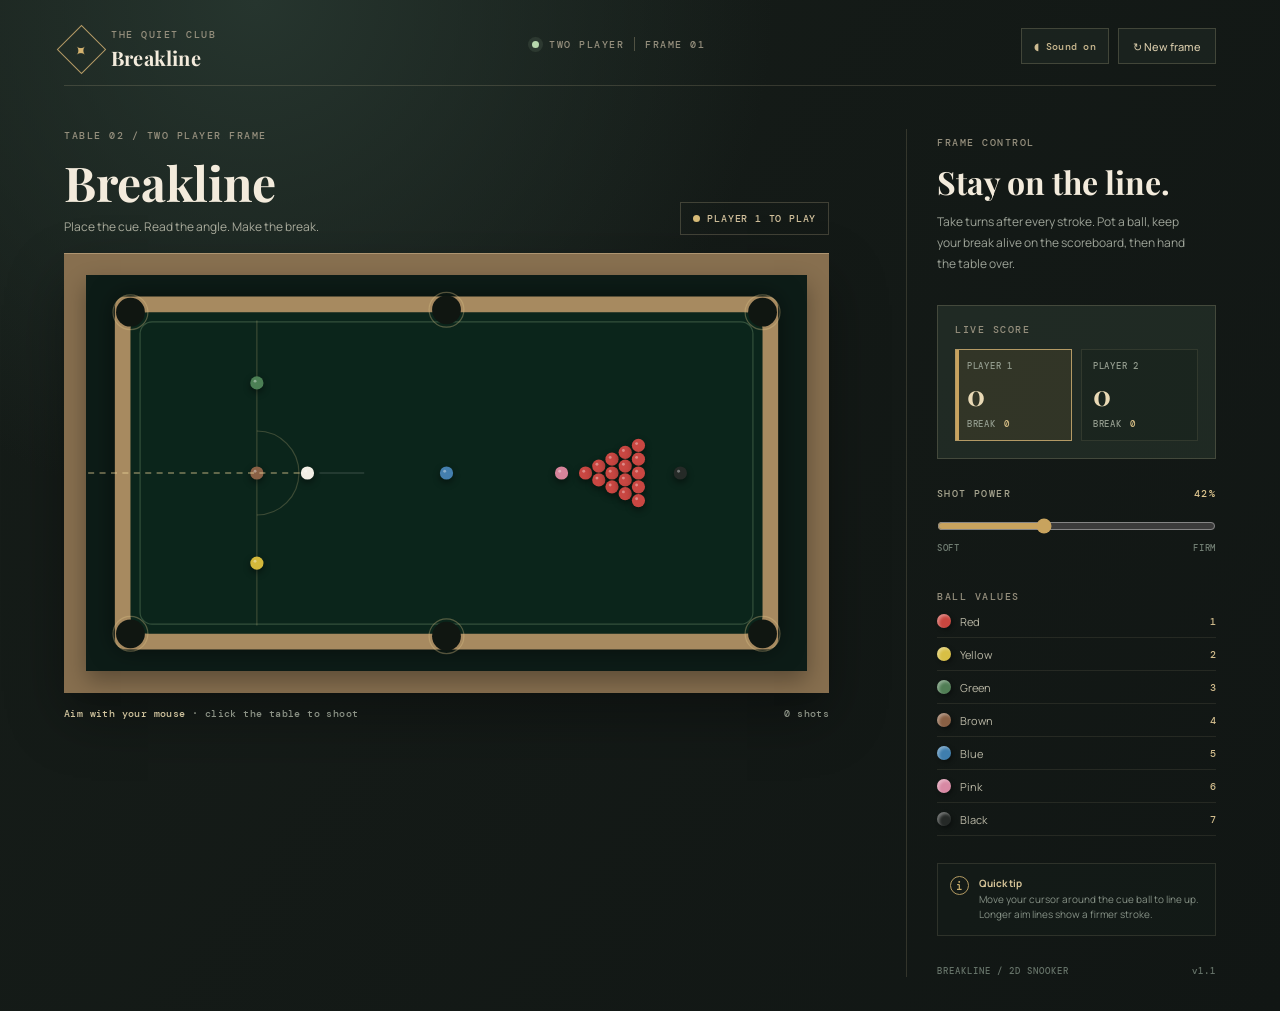
<file: index.html>
<!doctype html>
<html lang="en">
<head>
  <meta charset="UTF-8" />
  <meta name="viewport" content="width=device-width, initial-scale=1.0" />
  <title>Breakline — 2D Snooker</title>
  <meta name="description" content="A polished top-down 2D snooker practice game." />
  <link rel="preconnect" href="https://fonts.googleapis.com">
  <link rel="preconnect" href="https://fonts.gstatic.com" crossorigin>
  <link href="https://fonts.googleapis.com/css2?family=DM+Mono:wght@400;500&family=Manrope:wght@400;600;700;800&family=Playfair+Display:wght@600;700&display=swap" rel="stylesheet">
  <link rel="stylesheet" href="style.css" />
</head>
<body>
  <main class="app-shell">
    <header class="topbar">
      <a class="brand" href="./"><span class="brand-mark">✦</span><span><small>THE QUIET CLUB</small><strong>Breakline</strong></span></a>
      <div class="match-meta"><span class="live-dot"></span> TWO PLAYER <i></i> FRAME 01</div>
      <div class="top-actions"><button class="sound-btn" id="soundToggle" aria-pressed="false">◖ Sound on</button><button class="reset-btn" id="newFrame">↻ New frame</button></div>
    </header>

    <section class="game-layout">
      <div class="table-column">
        <div class="section-kicker">TABLE 02 / TWO PLAYER FRAME</div>
        <div class="table-heading"><div><h1>Breakline</h1><p>Place the cue. Read the angle. Make the break.</p></div><div class="turn-badge"><span class="cue-dot"></span><span id="turnLabel">Player 1</span> to play</div></div>
        <div class="table-frame"><canvas id="table" aria-label="Interactive 2D snooker table"></canvas></div>
        <div class="table-footer"><span><b id="statusText">Aim with your mouse</b> · click the table to shoot</span><span id="shotCount">0 shots</span></div>
      </div>

      <aside class="control-panel">
        <div class="panel-head"><span class="section-kicker">FRAME CONTROL</span><h2>Stay on the line.</h2><p>Take turns after every stroke. Pot a ball, keep your break alive on the scoreboard, then hand the table over.</p></div>
        <div class="score-card"><div class="section-kicker">LIVE SCORE</div><div class="player-score-grid"><div class="player-score active" id="playerCard0"><span>PLAYER 1</span><strong id="score0">0</strong><small>BREAK <b id="break0">0</b></small></div><div class="player-score" id="playerCard1"><span>PLAYER 2</span><strong id="score1">0</strong><small>BREAK <b id="break1">0</b></small></div></div></div>
        <div class="power-control"><div class="control-label"><span>SHOT POWER</span><b id="powerValue">42%</b></div><input id="power" type="range" min="12" max="92" value="42" /><div class="power-scale"><span>SOFT</span><span>FIRM</span></div></div>
        <div class="legend"><span class="section-kicker">BALL VALUES</span><div class="legend-row"><span class="ball-swatch red"></span><span>Red</span><b>1</b></div><div class="legend-row"><span class="ball-swatch yellow"></span><span>Yellow</span><b>2</b></div><div class="legend-row"><span class="ball-swatch green"></span><span>Green</span><b>3</b></div><div class="legend-row"><span class="ball-swatch brown"></span><span>Brown</span><b>4</b></div><div class="legend-row"><span class="ball-swatch blue"></span><span>Blue</span><b>5</b></div><div class="legend-row"><span class="ball-swatch pink"></span><span>Pink</span><b>6</b></div><div class="legend-row"><span class="ball-swatch black"></span><span>Black</span><b>7</b></div></div>
        <div class="tip"><span>i</span><p><strong>Quick tip</strong><br>Move your cursor around the cue ball to line up. Longer aim lines show a firmer stroke.</p></div>
        <footer class="panel-footer"><span>BREAKLINE / 2D SNOOKER</span><span>v1.1</span></footer>
      </aside>
    </section>
  </main>
  <script src="game.js"></script>
</body>
</html>
</file>
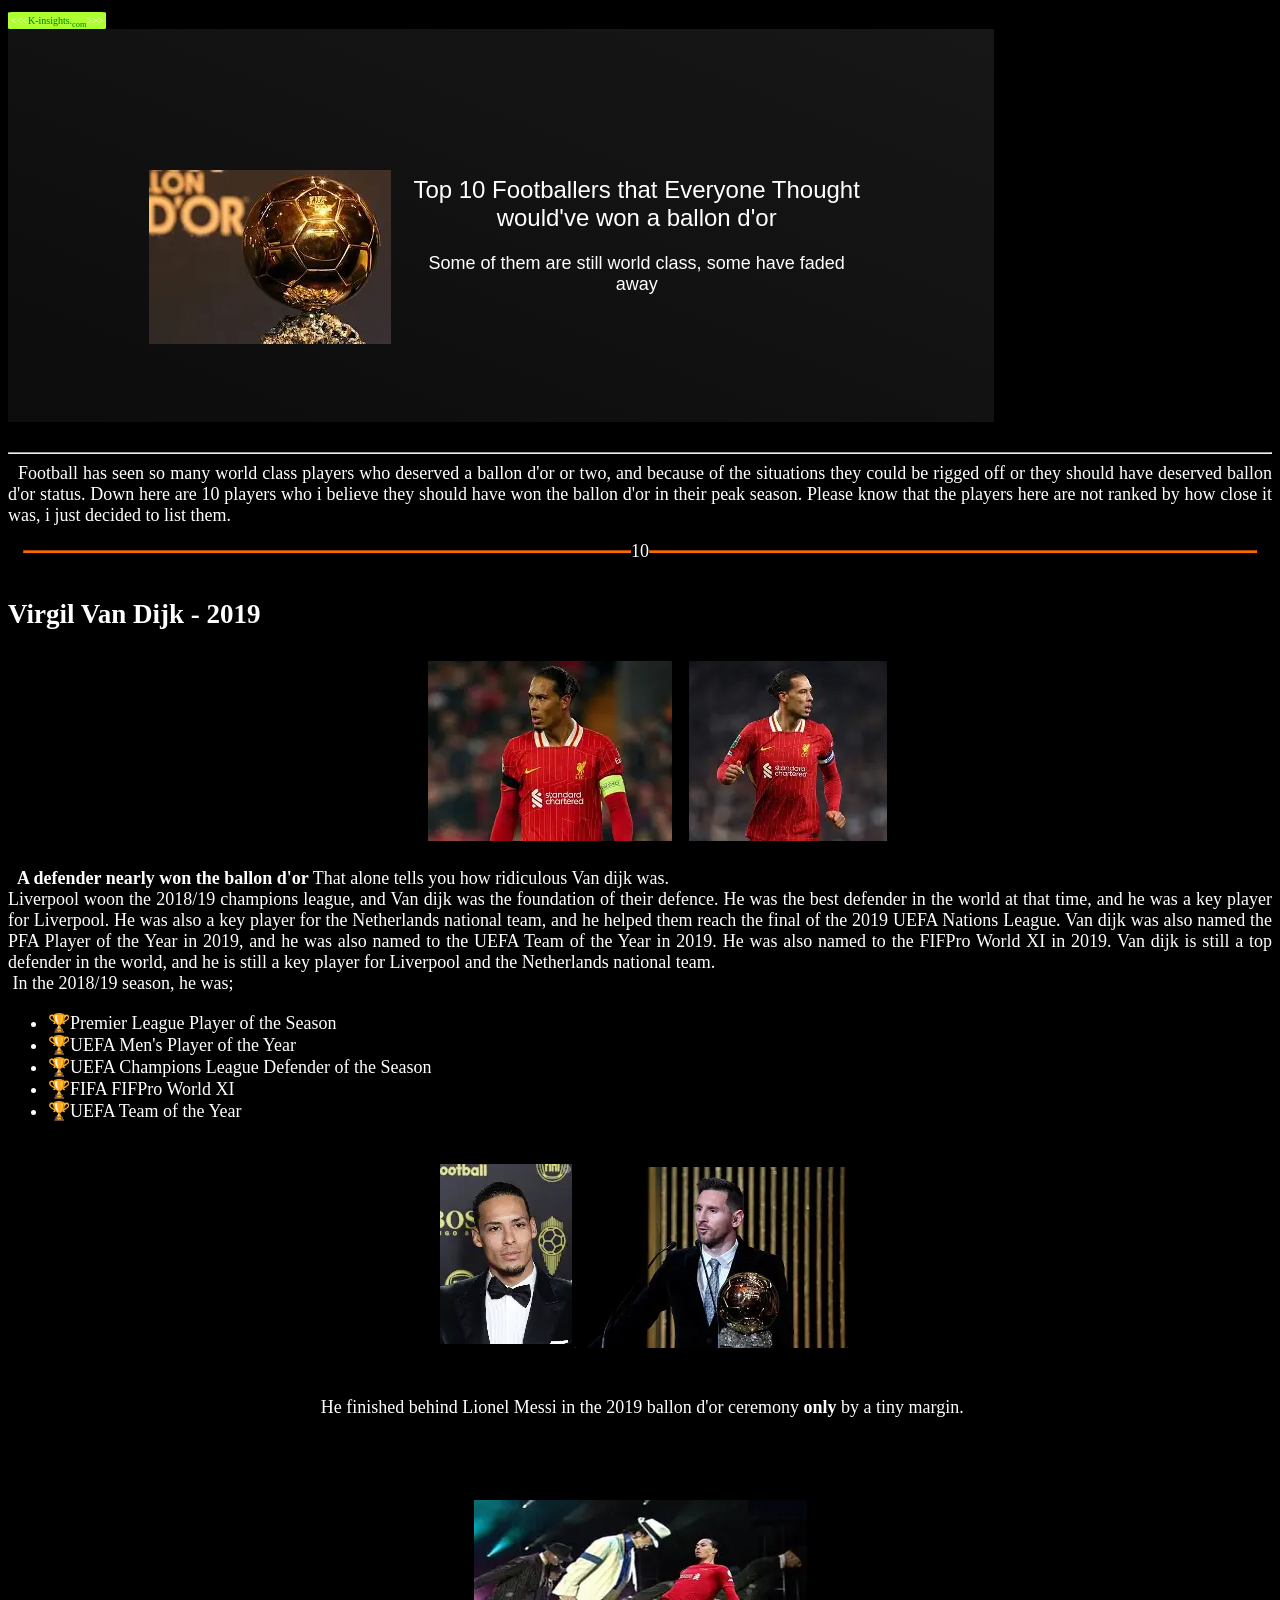
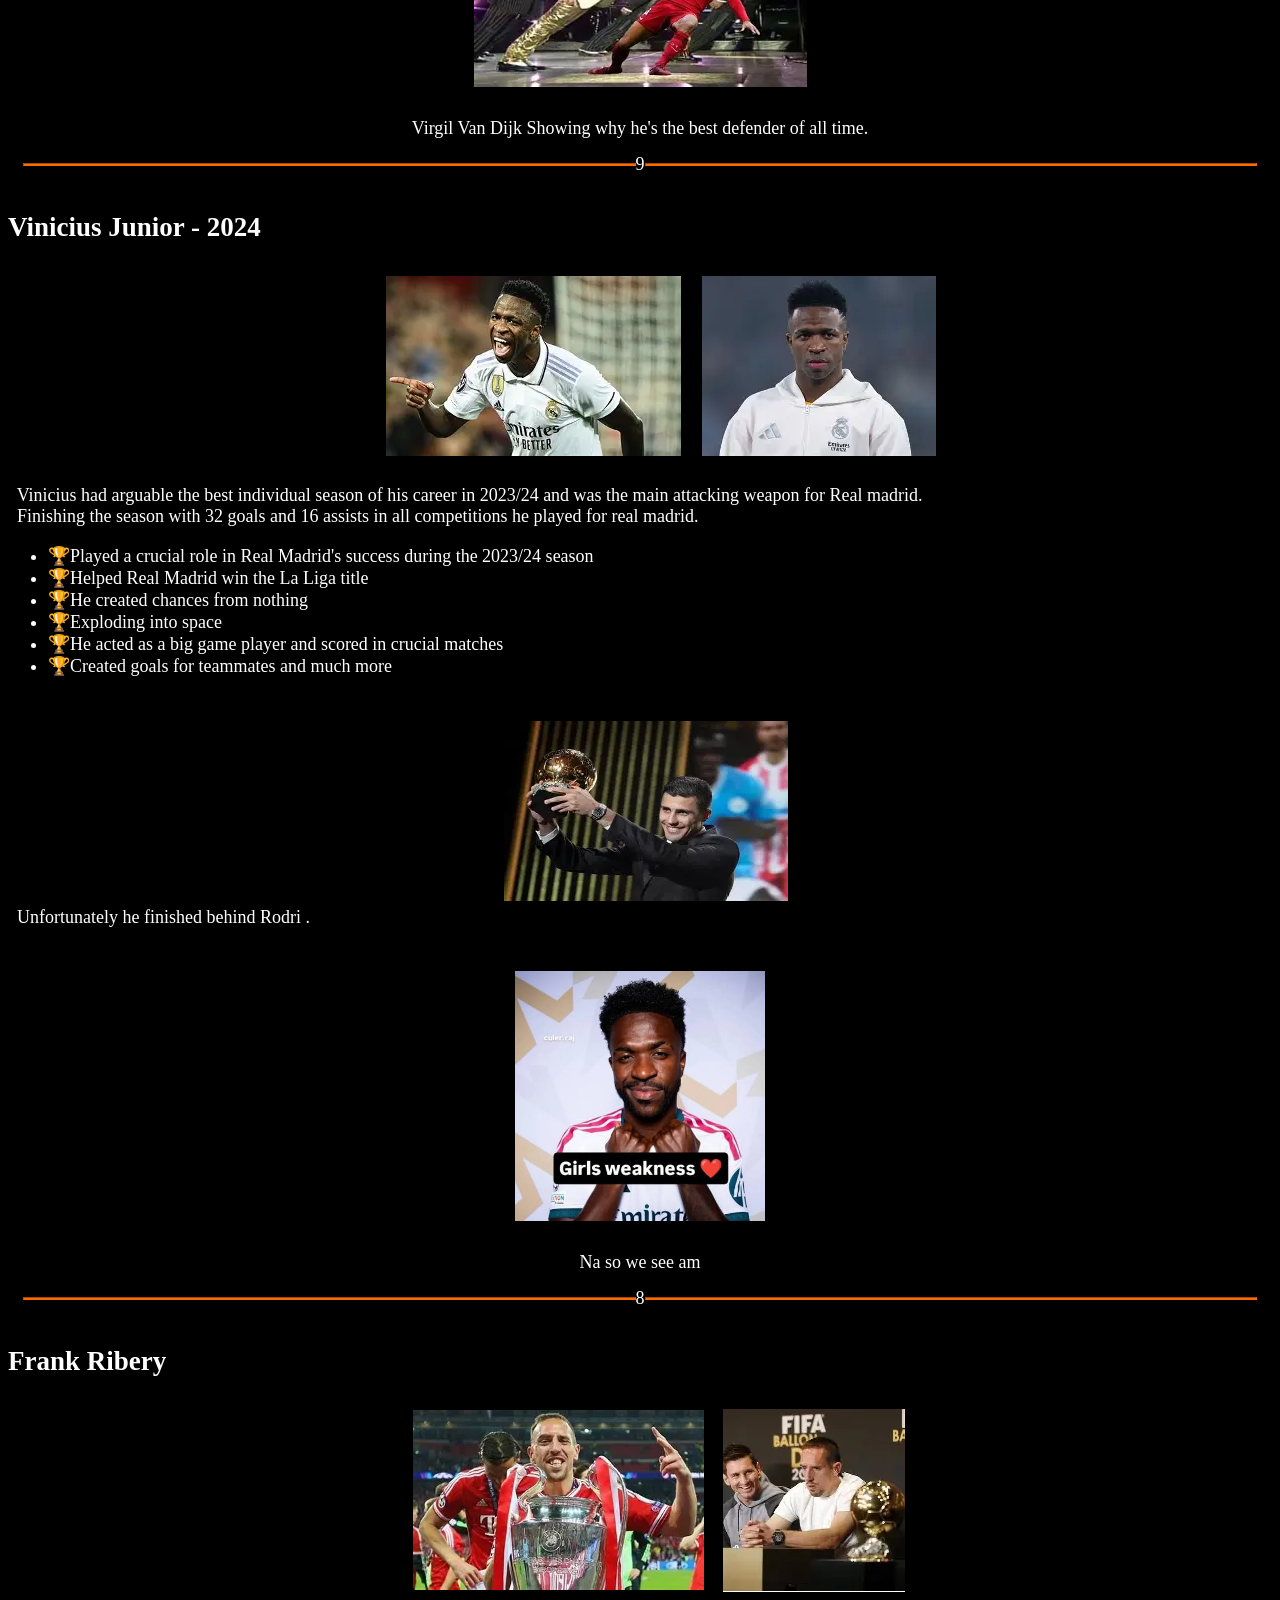
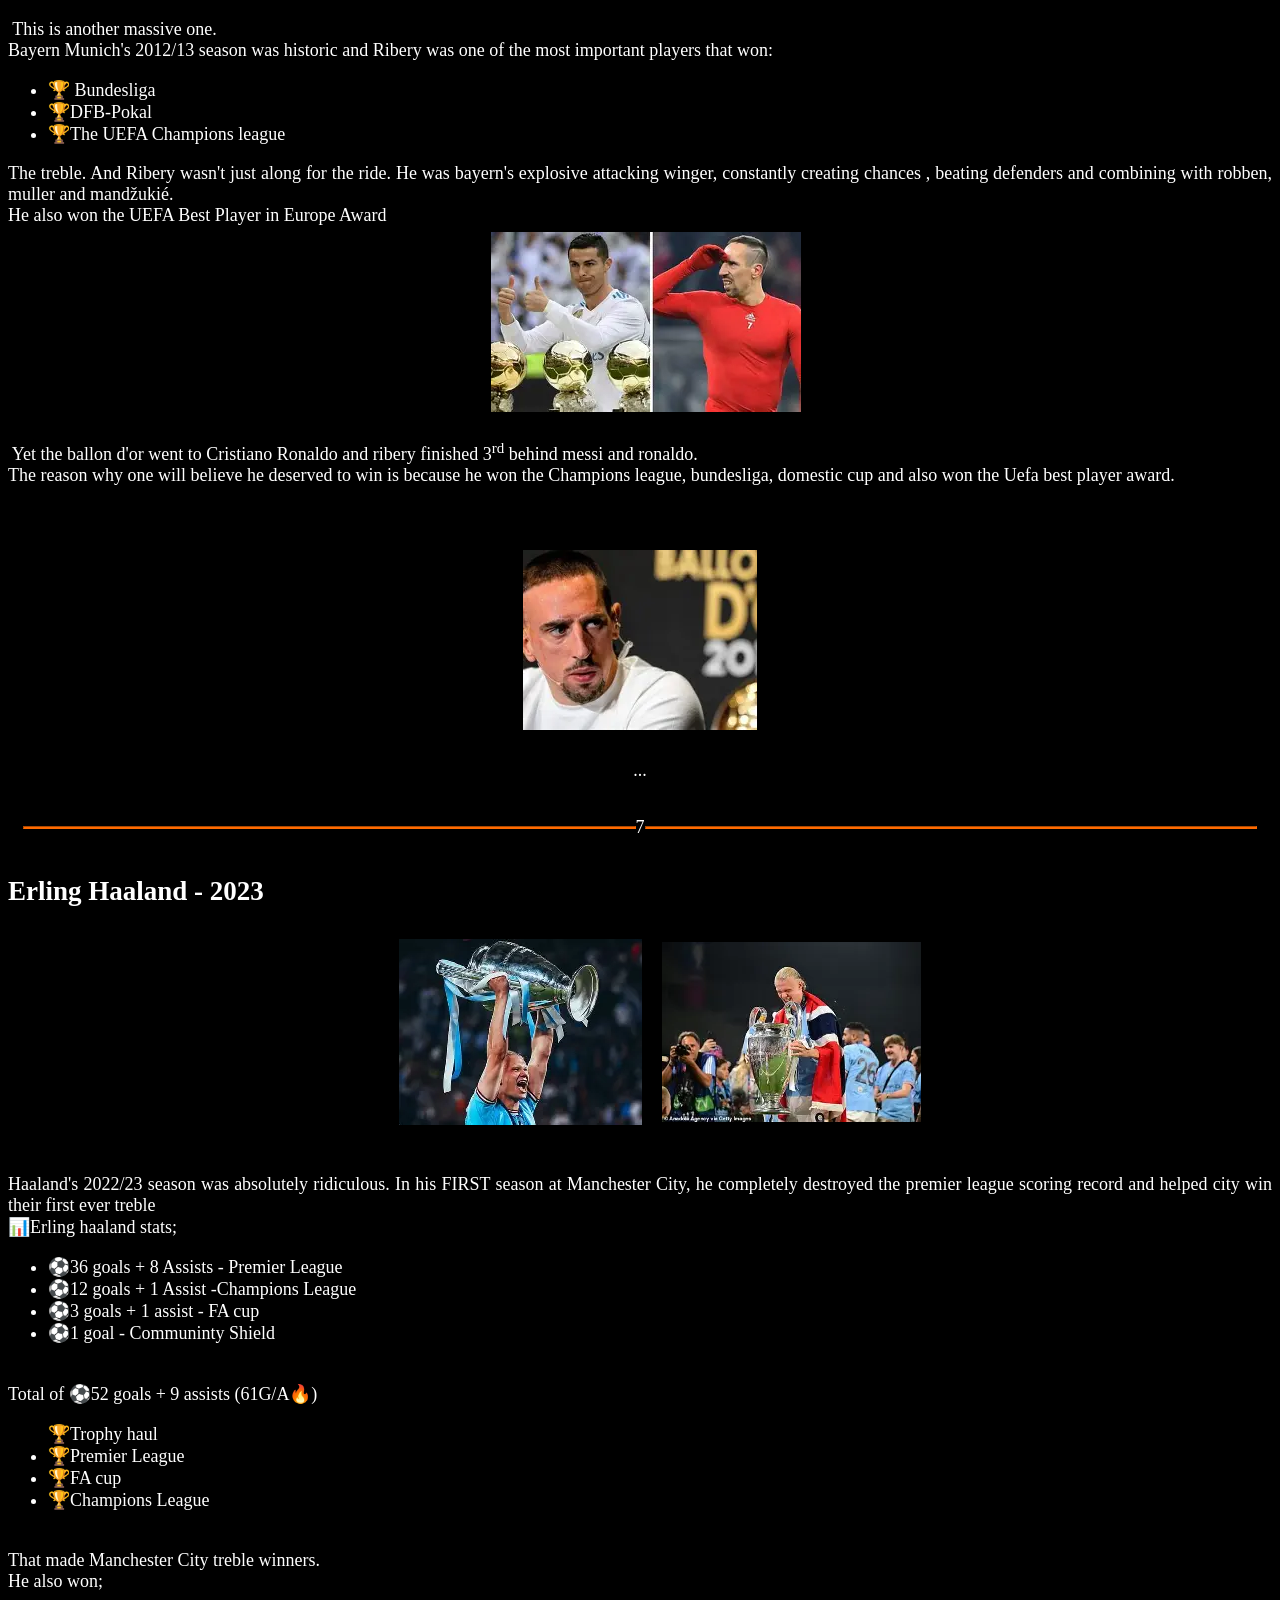
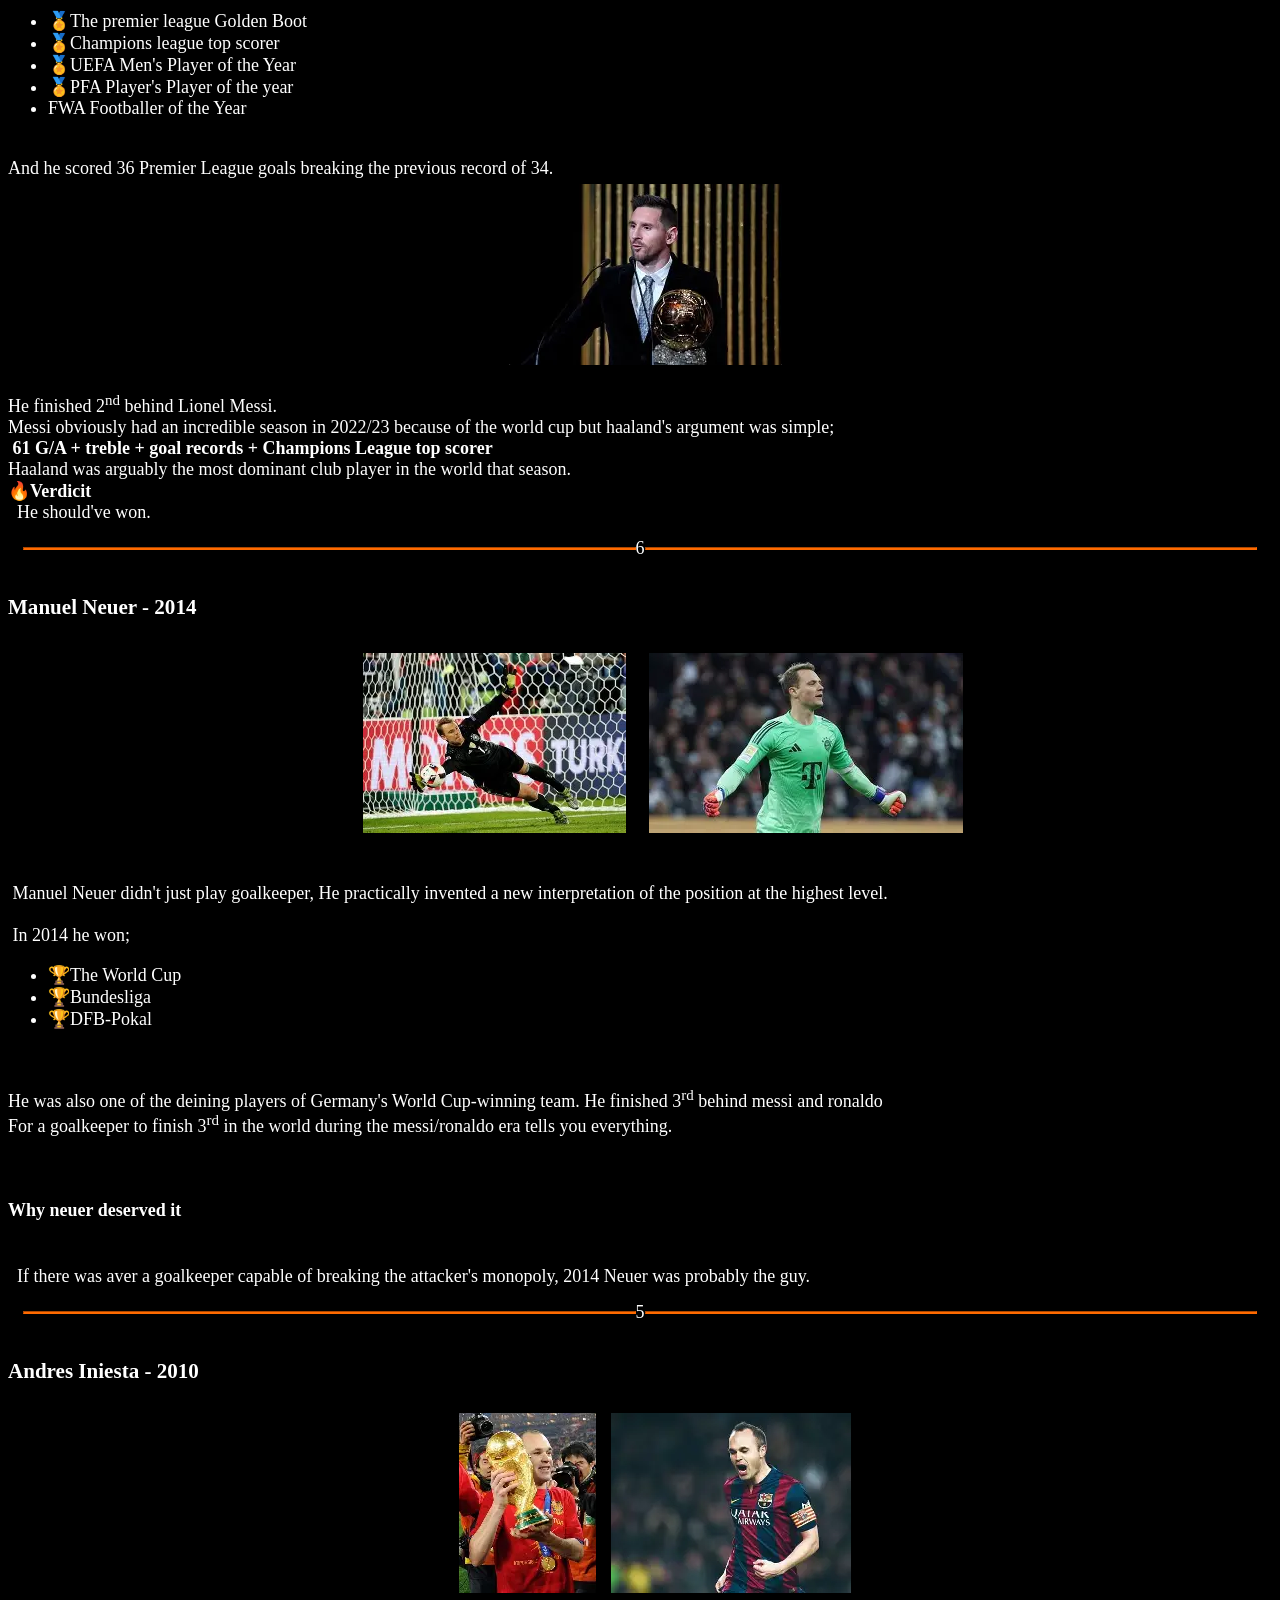
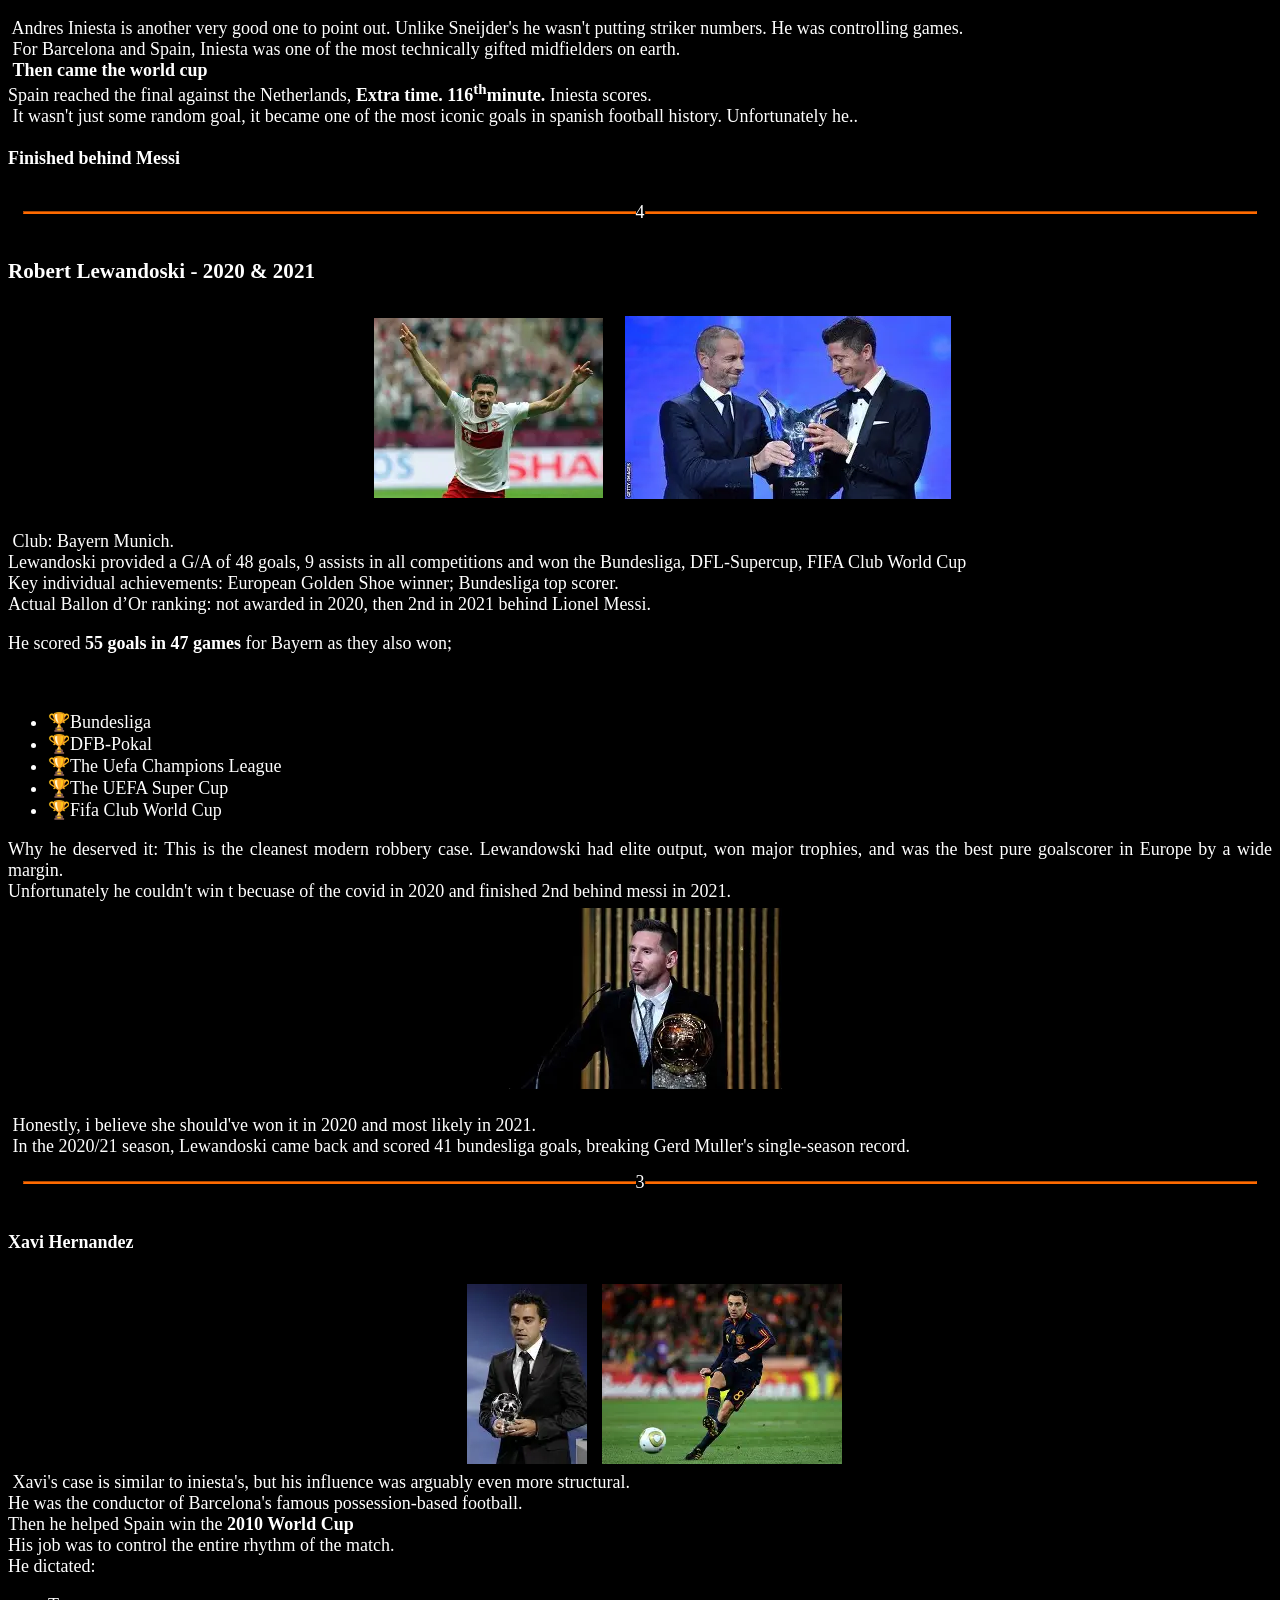
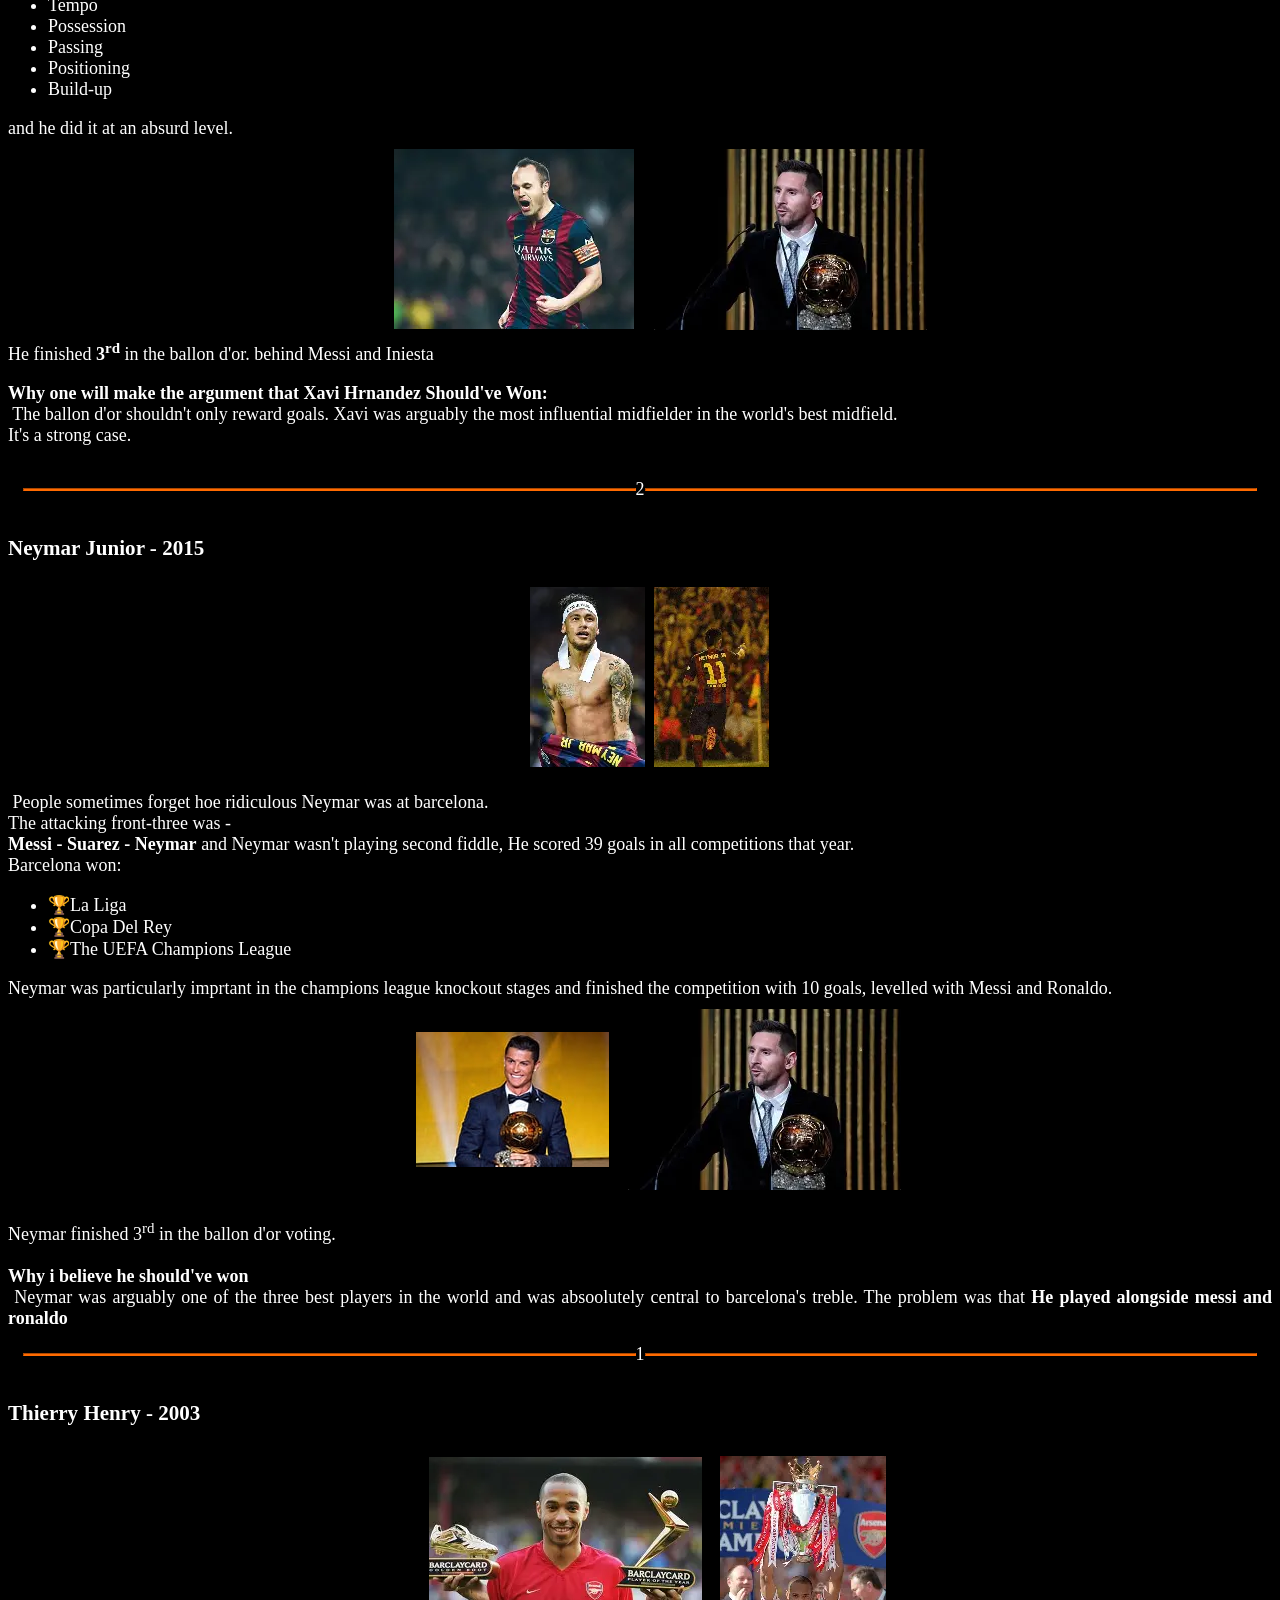
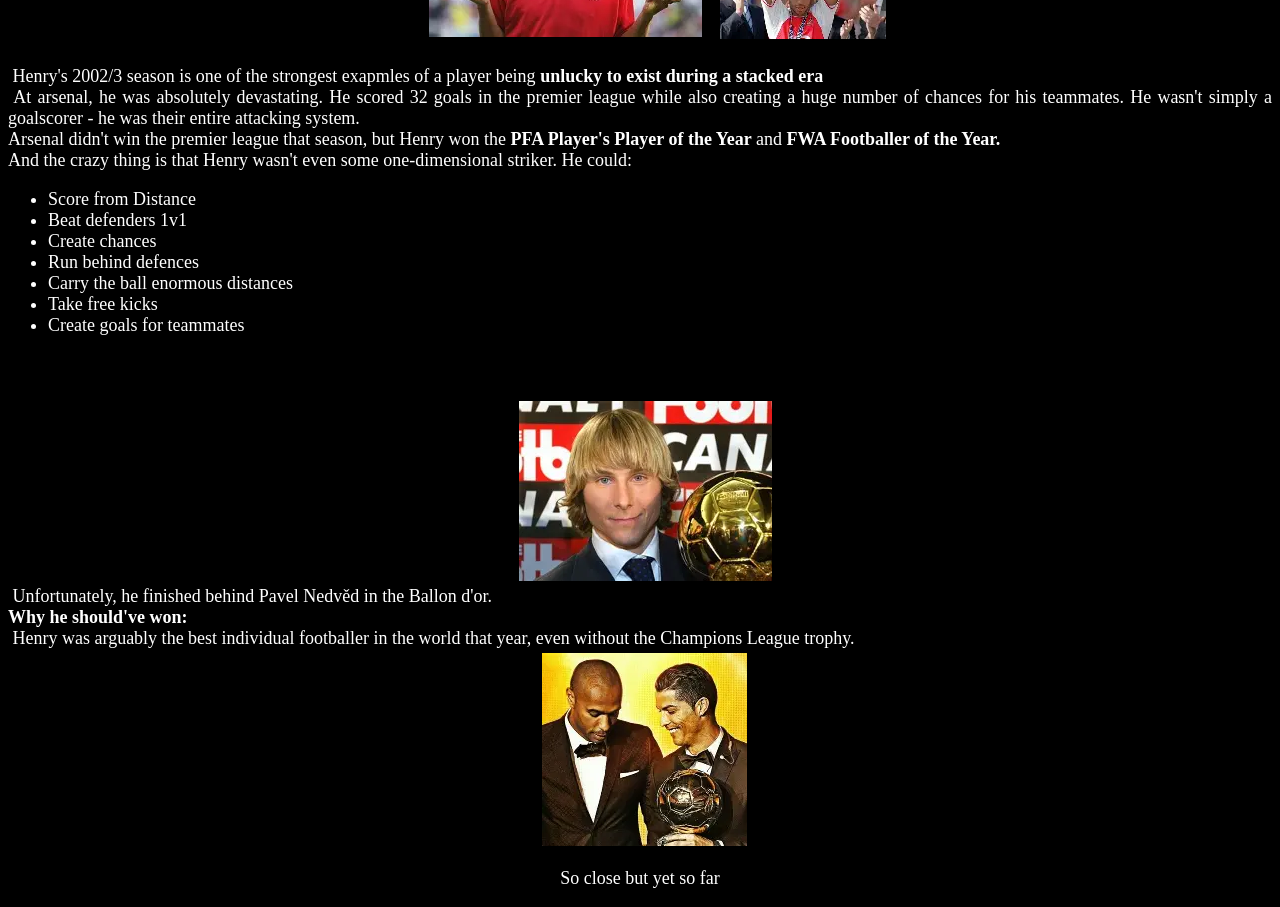
<file: 10 Things that were normal in 2015 but are wierd now/index.html>
<!DOCTYPE html>
<html>
  <head>
    <meta charset="UTF-8">
    <meta name="viewport" content="width=device-width, initial-scale=1.0">
    <meta name="description" content="Top 10 footballers that EVERYONE thought was the next ronaldo/messi">
    <title>K-insights</title>
    <link rel="icon" href="images/icon.webp" type="image/x-icon">
    <link rel="stylesheet" href="style.css">
  </head>
  <!--Top 10 players who we thought were gonna be the next messi or ronaldo
  1. Neymar.
  2. Andres Iniesta.
  3. Xavi Hernandez.
  4. Thierry Henry
  5. Gianluigi buffon
  6. .Erling haaland
  7. Kylian Mbappe.
  8. Frank Ribery.
  9. Vinicius Junior.
  10. Virgil Van Dijk.
  Honourable mentions:
    Manuel Neuer
    Eden Hazard
    Robhino
    -->

  <body>
    <header>
      <span class="heading">&lt;&lt;&lt;<span id="home">K-insights.<sub>com</sub></span>&gt;&gt;&gt;</span>
      <div class="hero">
        <img src="/images/Ballon d'or.webp" alt="ballon d'or" style="float:left; width:fit-content"><br>
      <div class="title">Top 10 Footballers that Everyone Thought would've won a ballon d'or</div><br>
      <div class="subTitle">Some of them are still world class, some have faded away</div>
      </div><br>
    </header>
    <main>
      <article>
        <hr>
        &nbsp; Football has seen so many world class players who deserved a ballon d'or or two, and because of the situations they could be rigged off or they should have deserved ballon d'or status. Down here are 10 players who i believe they should have won the ballon d'or in their peak season. Please know that the players here are not ranked by how close it was, i just decided to list them.<br>
        <span id="numbHer">
          <hr class="line">10<hr class="line">
        </span>
        <div class="Virgil Van Dijk">
          <h2>Virgil Van Dijk - 2019</h2>
          <section class="collectionofImages">
            <img src="/images/Virgil Van dijk.webp" alt="Virgil Van Dijk">
            <img src="/images/Virgil Van dijk(2).webp" alt="Virgil Van Dijk">
          </section>
          <p>
            &nbsp; <b>A defender nearly won the ballon d'or </b>That alone tells you how ridiculous Van dijk was.<br>Liverpool woon the 2018/19 champions league, and Van dijk was the foundation of their defence. He was the best defender in the world at that time, and he was a key player for Liverpool. He was also a key player for the Netherlands national team, and he helped them reach the final of the 2019 UEFA Nations League. Van dijk was also named the PFA Player of the Year in 2019, and he was also named to the UEFA Team of the Year in 2019. He was also named to the FIFPro World XI in 2019. Van dijk is still a top defender in the world, and he is still a key player for Liverpool and the Netherlands national team.<br>&nbsp;In the 2018/19 season, he was;<br>
            
            <ul>
              <li>&#127942;Premier League Player of the Season</li>
              <li>&#127942;UEFA Men's Player of the Year</li>
              <li>&#127942;UEFA Champions League Defender of the Season</li>
              <li>&#127942;FIFA FIFPro World XI</li>
              <li>&#127942;UEFA Team of the Year</li>
            </ul><br>
            <div class="collectionofImages">
           <span class='leftPics'><img src="/images/Virgil Van dijk (robbed).webp" loading="lazy" alt="Virgil van dijk"></span>
            <span class="rightPics"><img src="/images/Lionel messi rob.webp" alt="lionel messi won the ballon dor"></span>
          </div><br>
            <p style="text-align:center;">&nbsp;He finished behind Lionel Messi in the 2019 ballon d'or ceremony <b>only</b> by a tiny margin.</p>
          
            <br>
          </p>
          <section class="footerImage">
            <img src="/images/Virgil Van dijk (landscape).webp" alt="Virgil Van Dijk Showing why he's the best defender of all time"><br>
            <caption>Virgil Van Dijk Showing why he's the best defender of all time.</caption>
          </section>
        </div>
        <span id="numbHer">
          <hr class="line">9<hr class="line">
        </span>
        <div class="Vinicius Junior">
          <h2>Vinicius Junior - 2024</h2>
          <section class="collectionofImages">
            <img src="/images/Vinicius Junior.webp" alt="Vinicius Junior">
            <img src="/images/Vinicius Junior(2).webp" alt="Vinicius Junior">
          </section>
          <p>
            &nbsp; Vinicius had arguable the best individual season of his career in 2023/24 and was the main attacking weapon for Real madrid.<br>&nbsp; Finishing the season with 32 goals and 16 assists in all competitions he played for real madrid.<br>
            <ul>
              <li>&#127942;Played a crucial role in Real Madrid's success during the 2023/24 season</li>
              <li>&#127942;Helped Real Madrid win the La Liga title</li>
              <li>&#127942;He created chances from nothing</li>
              <li>&#127942;Exploding into space</li>
              <li>&#127942;He acted as a big game player and scored in crucial matches</li>
              <li>&#127942;Created goals for teammates and much more</li>
            </ul><br>
            <div class="collectionofImages">
              <img src="/images/Rodri ballon d'or.webp" alt="Rodri won the 2024 ballon d'or">
            </div>
            &nbsp; Unfortunately he finished behind Rodri .
          </p>
          <section class="footerImage">
            <img src="/images/Vinicius Junior(landscape).webp" alt="Vinicius Junior"><br>
            <caption>Na so we see am</caption><br>
          </div>
        <span id="numbHer">
          <hr class="line">8<hr class="line">
        </span>
        <div class="FrankRibery">
          <h2>Frank Ribery</h2>
          <section class="collectionofImages">
            <img src="/images/frank ribeery(1).webp" alt="Frank Ribery">
            <img src="/images/Frank ribery(2).webp" alt="Frank Ribery">
          </section>
          <p>&nbsp;This is another massive one.<br>
          Bayern Munich's 2012/13 season was historic and Ribery was one of the most important players that won:
          <ul>
            <li>&#127942; Bundesliga</li>
            <li>&#127942;DFB-Pokal</li>
            <li>&#127942;The UEFA Champions league</li>
          </ul>
          The treble. And Ribery wasn't just along for the ride. He was bayern's explosive attacking winger, constantly creating chances , beating defenders and combining with robben, muller and mand&zcaron;uki&eacute;.<br>
          He also won the UEFA Best Player in Europe Award<br>
          <div class="collectionofImages">
            <img src="/images/Cristiano Robnaldo.webp">
          </div><br>
            &nbsp;Yet the ballon d'or went to Cristiano Ronaldo and ribery finished 3<sup>rd</sup> behind messi and ronaldo.<br>
            The reason why one will believe he deserved to win is because he won the Champions league, bundesliga, domestic cup and also won the Uefa best player award.
          </p><br>
          <section class="footerImage">
            <img src="/images/Frank Ribery.webp"><br>
          <caption>...</caption>
          </section><br>
        </div>
        <span id="numbHer">
          <hr class="line">7<hr class="line">
        </span>
        <div class="Erling haaland">
          <h2>Erling Haaland - 2023</h2>
          <section class="collectionofImages">
            <img src="/images/Erling haaland.webp">
            <img src="/images/Erling haaland (2).webp">
          </section><br>
          <p>
            Haaland's 2022/23 season was absolutely ridiculous. In his FIRST season at Manchester City, he completely destroyed the premier league scoring record and helped city win their first ever treble<br>&#128202;Erling haaland stats;
          </p>
          <ul>
          <li>&#9917;36 goals + 8 Assists - Premier League</li>
          <li>&#9917;12 goals + 1 Assist -Champions League</li>
          <li>&#9917;3 goals + 1 assist - FA cup</li>
          <li>&#9917;1 goal - Communinty Shield</li>
        </ul><br>
        Total of &#9917;52 goals + 9 assists (61G/A&#128293;)
        <ul>
          <caption>&#127942;Trophy haul</caption>
          <li>&#127942;Premier League</li>
          <li>&#127942;FA cup</li>
          <li>&#127942;Champions League</li>
        </ul><br>
        That made Manchester City treble winners.<br>
        He also won;
        <ul>
          <li>&#127941;The premier league Golden Boot</li>
          <li>&#127941;Champions league top scorer</li>
          <li>&#127941;UEFA Men's Player of the Year</li>
          <li>&#127941;PFA Player's Player of the year</li>
          <li>FWA Footballer of the Year</li>
        </ul>
        <br>And he scored 36 Premier League goals breaking the previous record of 34.
        <div class="collectionofImages">
          <img src="/images/Lionel messi rob.webp">
        </div>
          <br><span id="align">He finished 2<sup>nd</sup> behind Lionel Messi.</span>
          <br>
        Messi obviously had an incredible season in 2022/23 because of the world cup but haaland's argument was simple;<br>
        &nbsp;<b>61 G/A + treble + goal records + Champions League top scorer</b><br>
        Haaland was arguably the most dominant club player in the world that season.<br>
        &#128293;<b>Verdicit</b><br>
        &nbsp; He should've won.
        </div>
        <span id="numbHer">
          <hr class="line">6<hr class="line">
        </span>
        <div class="Manuel Neuer">
          <h3>Manuel Neuer - 2014</h3>
          <section class="collectionofImages">
            <img src="/images/Manuel neuer(1).webp">
            <img src="/images/Manuel neuer.webp">
          </section><br>
          <p>
            &nbsp;Manuel Neuer didn't just play goalkeeper, He practically invented a new interpretation of the position at the highest level.<br><br>&nbsp;In 2014 he won;
          </p>
          <ul>
            <li>&#127942;The World Cup</li>
            <li>&#127942;Bundesliga</li>
            <li>&#127942;DFB-Pokal</li>
          </ul>
          <br><p>
            He was also one of the deining players of Germany's World Cup-winning team. He finished 3<sup>rd</sup> behind messi and ronaldo<br>
            For a goalkeeper to finish 3<sup>rd</sup> in the world during the messi/ronaldo era tells you everything.
          </p><br>
          <h4>Why neuer deserved it</h4><br>
          &nbsp; If there was aver a goalkeeper capable of breaking the attacker's monopoly, 2014 Neuer was probably the guy.
        </div>
        <span id="numbHer">
          <hr class="line">5<hr class="line">
        </span>
        <div class="Andres Iniesta">
          <h3>Andres Iniesta - 2010</h3>
          <section class="collectionofImages">
            <img src="/images/Andres Iniesta.webp">
            <img src="/images/Andres Iniesta(2).webp">
          </section>
          <p>&nbsp;Andres Iniesta is another very good one to point out. Unlike Sneijder's he wasn't putting striker numbers. He was controlling games.<br>&nbsp;For Barcelona and Spain, Iniesta was one of the most technically gifted midfielders on earth.<br>&nbsp;<b>Then came the world cup</b><br>Spain reached the final against the Netherlands, <b>Extra time. 116<sup>th</sup>minute.</b> Iniesta scores.<br>&nbsp;It wasn't just some random goal, it became one of the most iconic goals in spanish football history. Unfortunately he..<br><br><b>Finished behind Messi</b></p>
        </div>
        <span id="numbHer">
          <hr class="line">4<hr class="line">
        </span>
        <div class="Robert Lewandoski">
          <h3>Robert Lewandoski - 2020 & 2021</h3>
          <section class="collectionofImages">
          <img src="/images/Robert Lewandoski(2).webp">
          <img src="/images/Robert Lewandoski(Landscape).webp">
          </section><br>
              &nbsp;Club: Bayern Munich.<br>Lewandoski provided a  G/A of 48 goals, 9 assists in all competitions and won the  Bundesliga, DFL-Supercup, FIFA Club World Cup<br>
            Key individual achievements: European Golden Shoe winner; Bundesliga top scorer.<br>
            Actual Ballon d’Or ranking: not awarded in 2020, then 2nd in 2021 behind Lionel Messi.<br>
            <p>He scored <b>55 goals in 47 games</b> for Bayern as they also won;</p><br>
            <ul>
              <li>&#127942;Bundesliga</li>
              <li>&#127942;DFB-Pokal</li>
              <li>&#127942;The Uefa Champions League</li>
              <li>&#127942;The UEFA Super Cup</li>
              <li title="now called the FIFA intercontinental cup">&#127942;Fifa Club World Cup</li>
            </ul>
            Why he deserved it: This is the cleanest modern robbery case. Lewandowski had elite output, won major trophies, and was the best pure goalscorer in Europe by a wide margin.<br>Unfortunately he couldn't win t becuase of the covid in 2020 and finished 2nd behind messi in 2021.
            <section class="collectionofImages">
              <img src="/images/Lionel messi rob.webp">
            </section>
            <br>&nbsp;Honestly, i believe she should've won it in 2020 and most likely in 2021. <br>&nbsp;In the 2020/21 season, Lewandoski came back and scored 41 bundesliga goals, breaking Gerd Muller's single-season record.
        </div>
        <span id="numbHer">
          <hr class="line">3<hr class="line">
        </span>
        <div class="Xavi hernandez">
          <h4>Xavi Hernandez</h4>
          <section class="collectionofImages">
            <img src="/images/Xavi Hernandez(2).webp">
            <img src="/images/Xavi Hernandez.webp">
          </section>
          &nbsp;Xavi's case is similar to iniesta's, but his influence was arguably even more structural.<br>
          He was the conductor of Barcelona's famous possession-based football.<br>
          Then he helped Spain win the <b>2010 World Cup</b><br>
          His job was to control the entire rhythm of the match.<br>
          He dictated:
          <ul>
            <li>Tempo</li>
            <li>Possession</li>
            <li>Passing</li>
            <li>Positioning</li>
            <li>Build-up</li>
          </ul>
          and he did it at an absurd level.<br>
          <section class="collectionofImages">
            <img src="/images/Andres Iniesta(2).webp">
            <img src="/images/Lionel messi rob.webp">
          </section>
          He finished <b>3<sup>rd</sup></b> in the ballon d'or. behind Messi and Iniesta<br>
          <p>
            <b>Why one will make the argument that Xavi Hrnandez Should've Won:</b><br>
            &nbsp;The ballon d'or shouldn't only reward goals. Xavi was arguably the most influential midfielder in the world's best midfield.<br> It's a strong case.
          </p>
        </div>
        <span id="numbHer">
          <hr class="line">2<hr class="line">
        </span>
        <div class="Neymar Jnr">
          <h3>Neymar Junior - 2015</h3>
          <section class="collectionofImages">
            <img src="/images/Neymar junior(1).webp">
            <img src="/images/Neymar junior.webp">
          </section><br>
          &nbsp;People sometimes forget hoe ridiculous Neymar was at barcelona.<br>
          The attacking front-three was -<br>
          <b>Messi - Suarez - Neymar</b> and Neymar wasn't playing second fiddle, He scored 39 goals in all competitions that year.<br>
          Barcelona won:
          <ul>
            <li>&#127942;La Liga</li>
            <li>&#127942;Copa Del Rey</li>
            <li>&#127942;The UEFA Champions League</li>
          </ul>
          Neymar was particularly imprtant in the champions league knockout stages and finished the competition with 10 goals, levelled with Messi and Ronaldo.<br>
          <section class="collectionofImages">
            <img src="/images/Cristiano Ronaldo.webp">
            <img src="/images/Lionel messi rob.webp">
          </section><br>
          Neymar finished 3<sup>rd</sup> in the ballon d'or voting.<br><br>
          <b>Why i believe he should've won</b><br>
          &nbsp;Neymar was arguably one of the three best players in the world and was absoolutely central to barcelona's treble. The problem was that <b>He played alongside messi and ronaldo</b><br>
        </div>
        <span id="numbHer">
          <hr class="line">1<hr class="line">
        </span>
        <div class="Thierry Henry">
          <h3>Thierry Henry - 2003</h3>
          <section class="collectionofImages">
            <img src="/images/Thierry Henry.webp">
            <img src="/images/Thierry Henry(2).webp">
          </section>
          <p>
            &nbsp;Henry's 2002/3 season is one of the strongest exapmles of a player being <b>unlucky to exist during a stacked era</b><br>
            &nbsp;At arsenal, he was absolutely devastating. He scored 32 goals in the premier league while also creating a huge number of chances for his teammates. He wasn't simply a goalscorer - he was their entire attacking system.<br>
            Arsenal didn't win the premier league that season, but Henry won the <b>PFA Player's Player of the Year </b>and <b>FWA Footballer of the Year.</b><br>
            And the crazy thing is that Henry wasn't even some one-dimensional striker. He could: 
          </p>
          <ul>
            <li>Score from Distance</li>
            <li>Beat defenders 1v1</li>
            <li>Create chances</li>
            <li>Run behind defences</li>
            <li>Carry the ball enormous distances</li>
            <li>Take free kicks</li>
            <li>Create goals for teammates</li><br>
          </ul><br>
          <div class="collectionofImages">
            <img src="/images/Pavel Nedved.webp">
          </div>
          &nbsp;Unfortunately, he finished behind Pavel Nedv&ecaron;d in the Ballon d'or.<br>
          <b>Why he should've won:</b><br>
          &nbsp;Henry was arguably the best individual footballer in the world that year, even without the Champions League trophy.
          <div class="collectionofImages">
            <img src="/images/ThierruHenryBallondorgive.webp">
          </div>
          <p style="text-align: center;" >So close but yet so far</p>
        </div>
      </article>
    </main>
  </body>
</html>
</file>
<file: style.css>
:root{font-family:Manrope, sans-serif;color:#f3ebdc;background:#171d1a;font-synthesis:none}*{box-sizing:border-box}body{margin:0;min-width:320px;background:radial-gradient(circle at 20% 0%,#26352e 0,transparent 36%),linear-gradient(125deg,#161d19,#111614);color:#f3ebdc}.app-shell{min-height:100vh;padding:28px clamp(18px,5vw,76px) 34px;position:relative;overflow:hidden}.app-shell:before{content:"";position:absolute;inset:0;pointer-events:none;opacity:.12;background-image:radial-gradient(rgba(255,255,255,.28) .6px,transparent .6px);background-size:4px 4px}.topbar,.game-layout{max-width:1420px;margin:auto;position:relative;z-index:1}.topbar{height:58px;border-bottom:1px solid rgba(211,194,156,.18);display:flex;align-items:flex-start;justify-content:space-between}.brand{display:flex;align-items:center;gap:12px;color:inherit;text-decoration:none}.brand-mark{width:35px;height:35px;border:1px solid #b49a65;color:#d4b26f;display:grid;place-items:center;transform:rotate(45deg);font-size:16px}.brand span:last-child{display:flex;flex-direction:column;gap:3px}.brand small,.section-kicker,.match-meta,.power-scale,.legend-row b,.panel-footer,.table-footer{font:500 10px 'DM Mono',monospace;letter-spacing:.15em;color:#958f7d}.brand strong{font:700 20px 'Playfair Display',serif;letter-spacing:.01em}.match-meta{display:flex;align-items:center;gap:10px;margin-top:9px}.match-meta i{width:1px;height:14px;background:rgba(211,194,156,.3)}.live-dot{width:7px;height:7px;border-radius:50%;background:#b8d8ae;box-shadow:0 0 0 4px rgba(184,216,174,.1)}.reset-btn{border:1px solid rgba(211,194,156,.22);background:rgba(29,39,34,.7);color:#d7caaa;height:36px;padding:0 14px;cursor:pointer;font:500 11px Manrope,sans-serif;transition:.2s}.reset-btn:hover{border-color:#b49a65;background:#293b32}.game-layout{display:grid;grid-template-columns:minmax(0,1fr) 310px;gap:clamp(34px,6vw,96px);padding-top:43px}.table-column{min-width:0}.table-heading{display:flex;align-items:flex-end;justify-content:space-between;margin:8px 0 18px}.table-heading h1{font:700 clamp(32px,4vw,48px) 'Playfair Display',serif;margin:0 0 4px}.table-heading p{margin:0;color:#a8aa9b;font-size:12px}.turn-badge{border:1px solid rgba(211,194,156,.23);padding:9px 12px;font:500 10px 'DM Mono',monospace;letter-spacing:.08em;color:#d2c19c;text-transform:uppercase}.cue-dot{display:inline-block;width:7px;height:7px;border-radius:50%;background:#d7bb77;margin-right:7px}.table-frame{padding:clamp(13px,2vw,22px);background:#876f4f;box-shadow:0 25px 55px rgba(0,0,0,.32),inset 0 1px rgba(255,231,185,.32)}canvas{display:block;width:100%;height:auto;aspect-ratio:1.82;background:#0c1c17;box-shadow:0 10px 22px rgba(0,0,0,.32);cursor:crosshair}.table-footer{display:flex;justify-content:space-between;letter-spacing:.04em;margin-top:14px;color:#8b9285}.table-footer b{color:#d1c49e;font-weight:500}.control-panel{border-left:1px solid rgba(211,194,156,.17);padding-left:30px;min-height:560px;display:flex;flex-direction:column}.panel-head h2{font:700 32px 'Playfair Display',serif;margin:9px 0 8px}.panel-head p{color:#9da398;font-size:12px;line-height:1.75;max-width:250px;margin:0}.score-card{display:flex;justify-content:space-between;align-items:flex-end;margin-top:31px;padding:17px;border:1px solid rgba(211,194,156,.2);background:rgba(49,65,54,.43)}.score-card strong{display:block;font:700 47px 'Playfair Display',serif;color:#e9d9b5;margin-top:3px}.high-break{padding-left:24px;border-left:1px solid rgba(211,194,156,.18);text-align:right}.high-break span{display:block;font:500 9px 'DM Mono',monospace;color:#939c8f;letter-spacing:.12em}.high-break b{font:500 20px 'DM Mono',monospace;color:#d2bd8e;display:block;margin-top:8px}.power-control{margin-top:28px}.control-label{display:flex;justify-content:space-between;font:500 10px 'DM Mono',monospace;letter-spacing:.14em;color:#a6a48f}.control-label b{color:#ddc58e}.power-control input{width:100%;accent-color:#c8a35e;margin:18px 0 8px}.power-scale{display:flex;justify-content:space-between;font-size:9px;color:#717e73;letter-spacing:.08em}.legend{margin-top:29px}.legend-row{display:flex;align-items:center;height:33px;border-bottom:1px solid rgba(211,194,156,.1);font-size:11px;color:#b9b7a5}.legend-row b{margin-left:auto;color:#d3be8e;letter-spacing:0}.ball-swatch{width:14px;height:14px;border-radius:50%;margin-right:9px;box-shadow:inset 2px 2px 3px rgba(255,255,255,.35),2px 2px 4px rgba(0,0,0,.35)}.red{background:#c9463f}.yellow{background:#d8bf45}.green{background:#517e55}.brown{background:#896044}.blue{background:#3f7eae}.pink{background:#d889a4}.black{background:#252927}.tip{display:flex;gap:10px;margin-top:27px;border:1px solid rgba(211,194,156,.14);padding:12px;background:rgba(21,30,26,.45)}.tip>span{width:19px;height:19px;border:1px solid #b39a62;border-radius:50%;display:grid;place-items:center;color:#cdb16f;font:500 11px 'DM Mono',monospace;flex:none}.tip p{margin:0;color:#869186;font-size:10px;line-height:1.55}.tip strong{color:#d5c398}.panel-footer{margin-top:auto;padding-top:29px;display:flex;justify-content:space-between;color:#667369;font-size:9px;letter-spacing:.11em}@media(max-width:900px){.game-layout{grid-template-columns:1fr;gap:34px}.table-column{max-width:820px;margin:auto;width:100%}.control-panel{border-left:0;border-top:1px solid rgba(211,194,156,.17);padding:30px 0 0;min-height:0;max-width:820px;margin:auto;width:100%}.panel-head p{max-width:520px}.panel-footer{margin-top:28px}}@media(max-width:580px){.app-shell{padding:20px 13px 28px}.topbar{height:71px}.match-meta{display:none}.brand strong{font-size:18px}.table-heading{align-items:flex-start;gap:14px}.table-heading h1{font-size:35px}.turn-badge{white-space:nowrap;padding:8px;font-size:9px}.table-frame{padding:9px}.table-footer{font-size:9px}.score-card{margin-top:24px}}

.top-actions{display:flex;gap:9px}.sound-btn{border:1px solid rgba(211,194,156,.22);background:rgba(29,39,34,.7);color:#cdbb91;height:36px;padding:0 12px;cursor:pointer;font:500 10px 'DM Mono',monospace;letter-spacing:.03em;transition:.2s}.sound-btn:hover,.sound-btn[aria-pressed="true"]{border-color:#b49a65;background:#293b32;color:#e7d19c}.score-card{display:block}.score-card>.section-kicker{display:block;margin-bottom:13px}.player-score-grid{display:grid;grid-template-columns:1fr 1fr;gap:9px}.player-score{padding:10px 11px;border:1px solid rgba(211,194,156,.12);background:rgba(16,25,21,.28);transition:.25s}.player-score.active{border-color:#b49a65;background:rgba(116,92,51,.22);box-shadow:inset 3px 0 #c8a35e}.player-score span,.player-score small{display:block;font:500 9px 'DM Mono',monospace;letter-spacing:.08em;color:#929b8d}.player-score strong{display:block;font:700 28px 'Playfair Display',serif;color:#e9d9b5;margin:4px 0 5px}.player-score small b{color:#d5bd85;font-weight:500;margin-left:3px}.table-heading .turn-badge{transition:.2s}
@media(max-width:580px){.top-actions{gap:5px}.sound-btn{padding:0 8px;font-size:9px}.player-score strong{font-size:24px}}
</file>
<file: 10 Things that were normal in 2015 but are wierd now/style.css>
@keyframes slideDown{
  from{
    transform: translateY(-5px);
    opacity:0.8;
  }
  to{
    transform:translateY(0);
    opacity:1;
  }
}
@keyframes slideRight{
  from{
    transform:translateX(5px);
    opacity:0.8;
  }
  to{
    transform:translateX(0);
    opacity:1;
  }
}

@media (max-width:800px){
  header{
    padding:5%
  }
  .collectionofImages{
    width:80%;
    flex-wrap: wrap;
    flex-direction: row;
  }
  #home{
    font-size:small;
  }
  .heading{
    padding:1px;
  }
  article{
    word-spacing: 1.1rem;
    font-size:1.1rem;
    line-height:110%;
  }

}
body{
  background-color:black;
  color:white;
  font-family:'Times New Roman', Times, serif;
  font-size:large;
}
#home{
  color: green;
}
.heading{
  background-color:greenyellow;
  border-radius:5%;
  font-size: small;
  text-align: center;
  margin-right: auto;
  font-size:x-small;
  padding:3px;
}
.hero{
  font-family:'Segoe UI', Tahoma, Geneva, Verdana, sans-serif;
  text-align: center;
  text-transform: oblique;
  background: linear-gradient(to bottom left,rgb(23, 23, 23),rgb(12, 12, 12));
  width:fit-content;
  padding:10%
}
.title{
  font-size:x-large;
  animation: 1500ms slideDown forwards;
}
.subTitle{
  font-size:large;
  animation: 1500ms slideRight forwards;
}
article{
  text-align:justify;
}
#numbHer{
  display:flex;
  padding:15px;
  font-size:large;
}
.line{
  flex:9;
  background-color: rgb(255, 106, 0);
  border-color: rgb(255, 106, 0);
}
.collectionofImages{
  display:flex;
  width:fit-content;
  margin:auto;
  text-align:center;
}
img{
  padding:2%;
  margin: auto;
  max-height: 250px;
  min-height:100px;
}
.footerImage{
  text-align: center;
}
#align{ 
  text-align: center;
}
</file>
